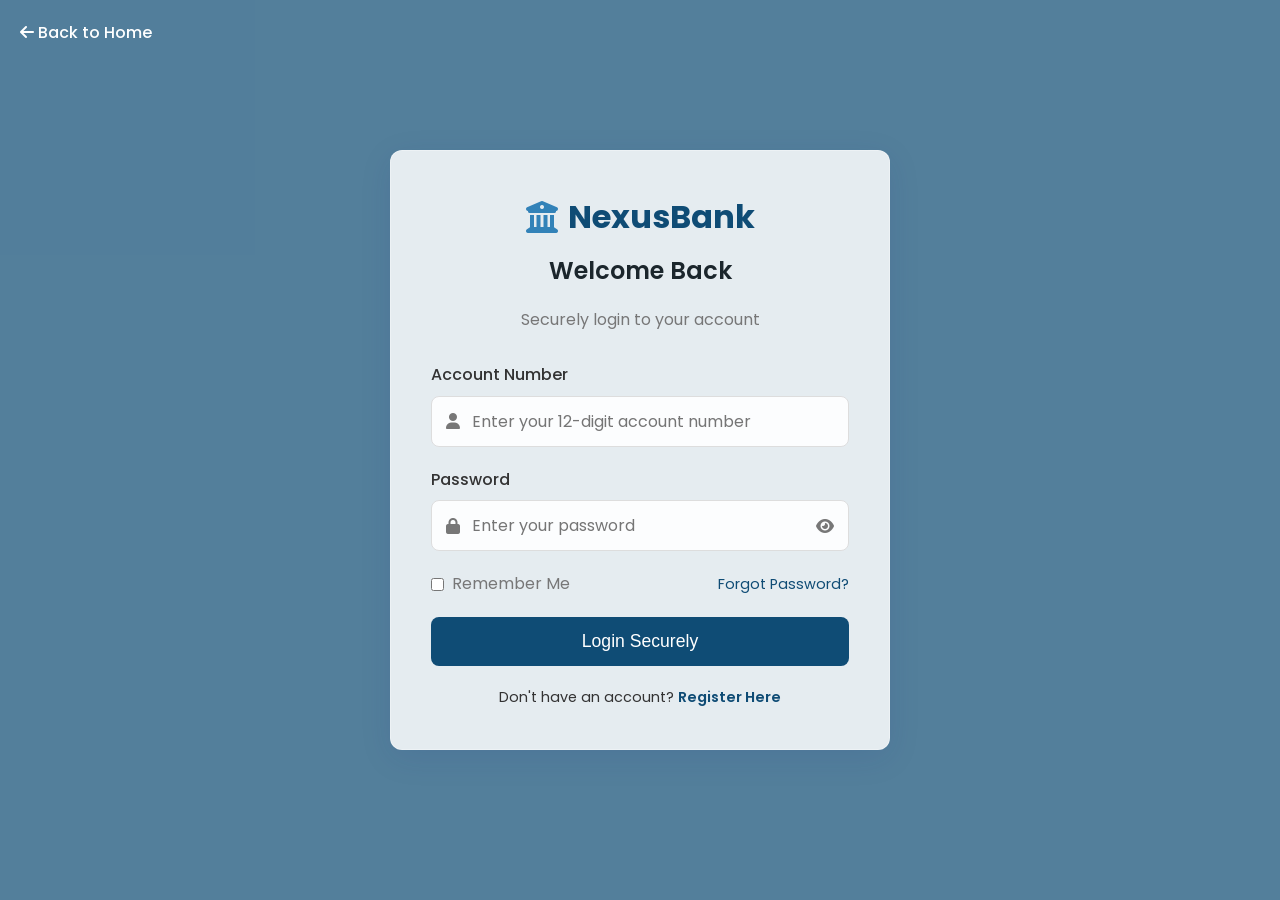
<file: frontend/login.html>
<!DOCTYPE html>
<html lang="en">
<head>
    <meta charset="UTF-8">
    <meta name="viewport" content="width=device-width, initial-scale=1.0">
    <title>Login - NexusBank</title>
    <!-- Font Awesome -->
    <link rel="stylesheet" href="https://cdnjs.cloudflare.com/ajax/libs/font-awesome/6.4.0/css/all.min.css">
    <!-- Custom CSS -->
    <link rel="stylesheet" href="css/style.css">
    <link rel="stylesheet" href="css/forms.css">
</head>
<body>

    <!-- Back to home -->
    <a href="index.html" style="position: absolute; top: 20px; left: 20px; color: #fff; z-index: 10; font-weight: 500;">
        <i class="fas fa-arrow-left"></i> Back to Home
    </a>

    <div class="auth-container">
        <div class="auth-box">
            <div class="auth-header">
                <a href="index.html" class="logo">
                    <i class="fas fa-building-columns"></i>
                    NexusBank
                </a>
                <h2>Welcome Back</h2>
                <p>Securely login to your account</p>
            </div>

            <form id="loginForm" novalidate>
                <div class="form-group">
                    <label for="account_number">Account Number</label>
                    <div class="input-icon">
                        <i class="fas fa-user left-icon"></i>
                        <input type="text" id="account_number" class="form-control" placeholder="Enter your 12-digit account number" required>
                    </div>
                </div>

                <div class="form-group">
                    <label for="password">Password</label>
                    <div class="input-icon">
                        <i class="fas fa-lock left-icon"></i>
                        <input type="password" id="password" class="form-control" placeholder="Enter your password" required>
                        <i class="fas fa-eye right-icon toggle-password"></i>
                    </div>
                </div>

                <div class="form-actions">
                    <div class="checkbox-group">
                        <input type="checkbox" id="remember" name="remember">
                        <label for="remember" style="margin: 0; font-weight: normal; color: var(--text-light);">Remember Me</label>
                    </div>
                    <a href="#" style="font-size: 0.9rem;">Forgot Password?</a>
                </div>

                <button type="submit" class="btn btn-primary">Login Securely</button>
            </form>

            <div class="auth-links">
                <p>Don't have an account? <a href="register.html">Register Here</a></p>
            </div>
        </div>
    </div>

    <!-- Scripts -->
    <script src="js/main.js"></script>
    <script src="js/validation.js"></script>
</body>
</html>
</file>
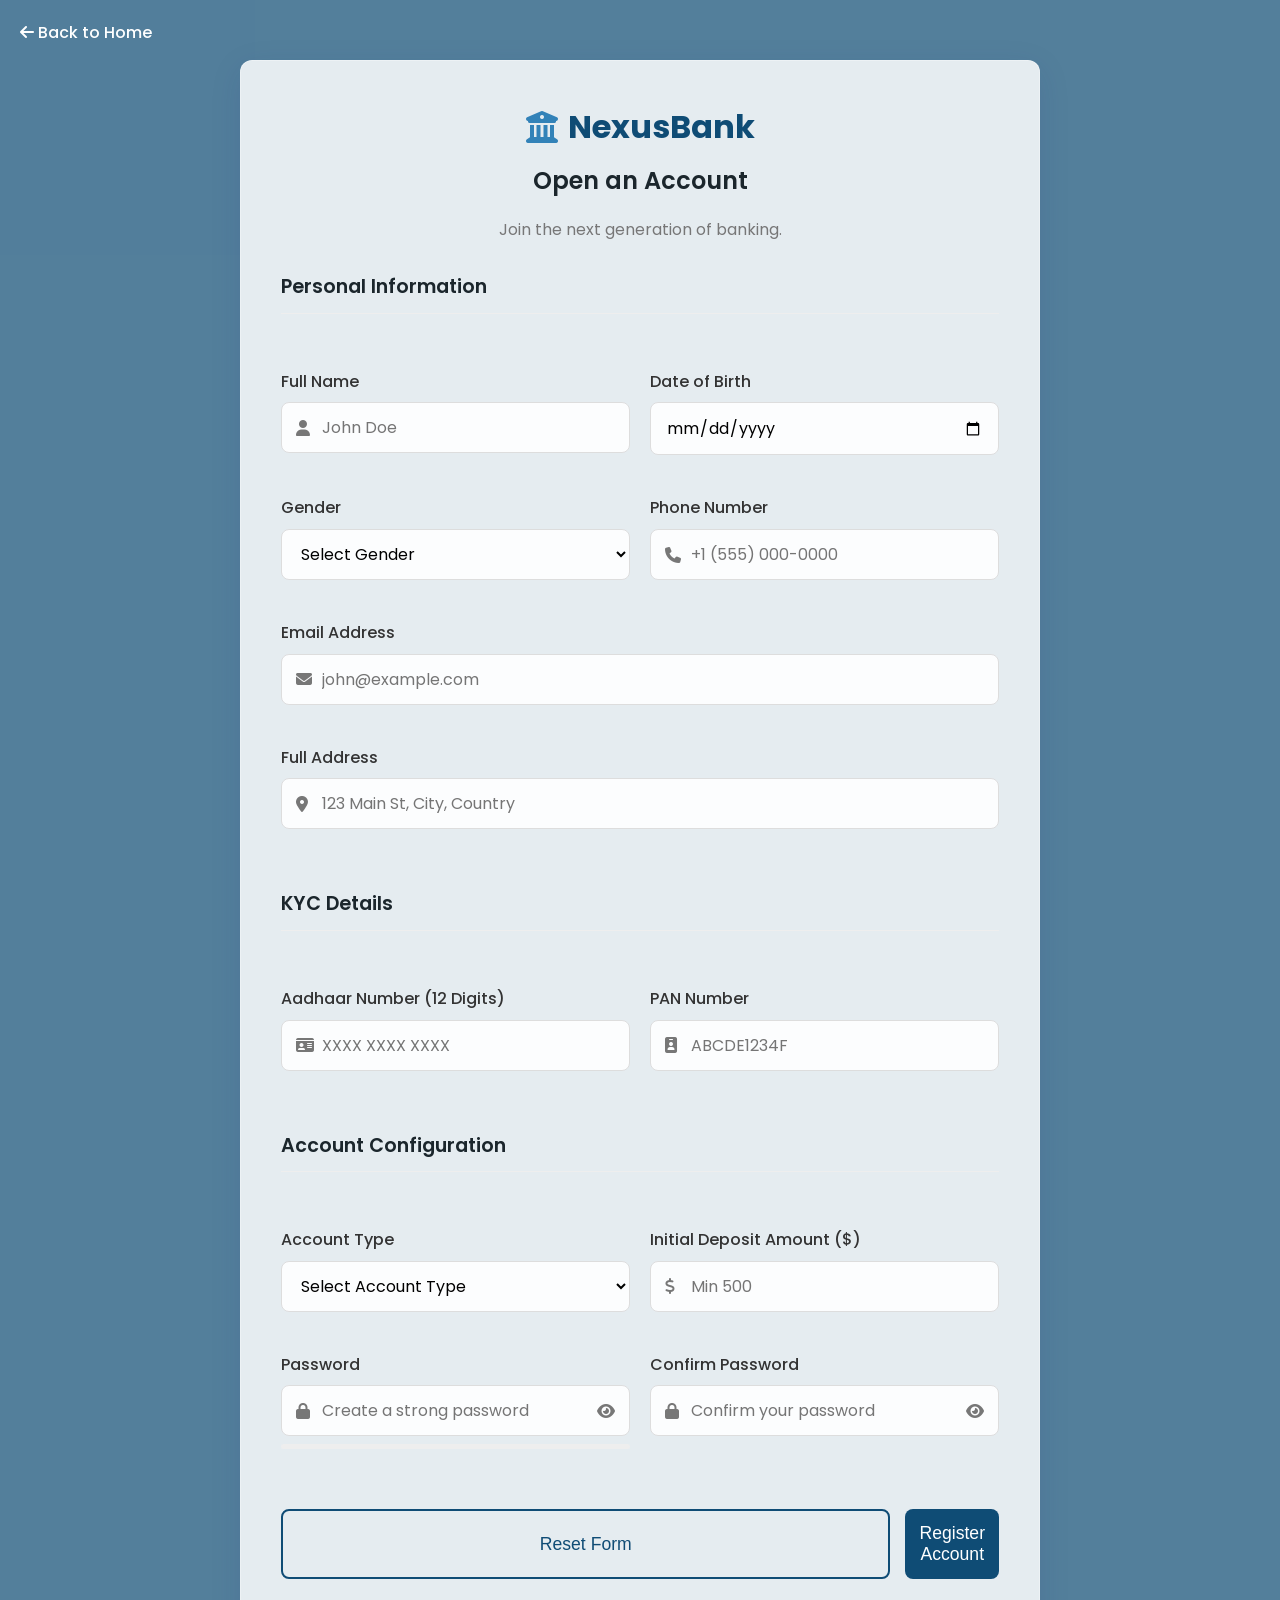
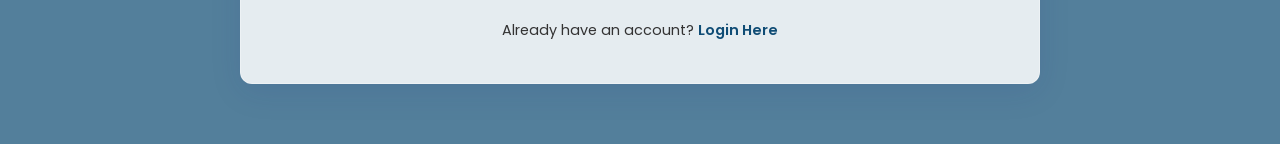
<file: frontend/register.html>
<!DOCTYPE html>
<html lang="en">
<head>
    <meta charset="UTF-8">
    <meta name="viewport" content="width=device-width, initial-scale=1.0">
    <title>Register - NexusBank</title>
    <!-- Font Awesome -->
    <link rel="stylesheet" href="https://cdnjs.cloudflare.com/ajax/libs/font-awesome/6.4.0/css/all.min.css">
    <!-- Custom CSS -->
    <link rel="stylesheet" href="css/style.css">
    <link rel="stylesheet" href="css/forms.css">
</head>
<body>

    <!-- Back to home -->
    <a href="index.html" style="position: absolute; top: 20px; left: 20px; color: #fff; z-index: 10; font-weight: 500;">
        <i class="fas fa-arrow-left"></i> Back to Home
    </a>

    <div class="auth-container" style="padding-top: 60px; padding-bottom: 60px;">
        <div class="auth-box register-box">
            <div class="auth-header">
                <a href="index.html" class="logo">
                    <i class="fas fa-building-columns"></i>
                    NexusBank
                </a>
                <h2>Open an Account</h2>
                <p>Join the next generation of banking.</p>
            </div>

            <form id="registerForm" novalidate>
                <div class="form-grid">
                    
                    <!-- Personal Info -->
                    <div class="form-group full-width">
                        <h3 style="border-bottom: 1px solid #eee; padding-bottom: 10px; margin-bottom: 15px; font-size: 1.2rem;">Personal Information</h3>
                    </div>

                    <div class="form-group">
                        <label for="fullname">Full Name</label>
                        <div class="input-icon">
                            <i class="fas fa-user left-icon"></i>
                            <input type="text" id="fullname" class="form-control" placeholder="John Doe" required>
                        </div>
                    </div>

                    <div class="form-group">
                        <label for="dob">Date of Birth</label>
                        <div class="input-icon">
                            <input type="date" id="dob" class="form-control" style="padding-left: 15px;" required>
                        </div>
                    </div>

                    <div class="form-group">
                        <label for="gender">Gender</label>
                        <select id="gender" class="form-control" required>
                            <option value="">Select Gender</option>
                            <option value="Male">Male</option>
                            <option value="Female">Female</option>
                            <option value="Other">Other</option>
                        </select>
                    </div>

                    <div class="form-group">
                        <label for="phone">Phone Number</label>
                        <div class="input-icon">
                            <i class="fas fa-phone left-icon"></i>
                            <input type="tel" id="phone" class="form-control" placeholder="+1 (555) 000-0000" required>
                        </div>
                    </div>

                    <div class="form-group full-width">
                        <label for="email">Email Address</label>
                        <div class="input-icon">
                            <i class="fas fa-envelope left-icon"></i>
                            <input type="email" id="email" class="form-control" placeholder="john@example.com" required>
                        </div>
                    </div>

                    <div class="form-group full-width">
                        <label for="address">Full Address</label>
                        <div class="input-icon">
                            <i class="fas fa-map-marker-alt left-icon"></i>
                            <input type="text" id="address" class="form-control" placeholder="123 Main St, City, Country" required>
                        </div>
                    </div>

                    <!-- KYC Details -->
                    <div class="form-group full-width" style="margin-top: 20px;">
                        <h3 style="border-bottom: 1px solid #eee; padding-bottom: 10px; margin-bottom: 15px; font-size: 1.2rem;">KYC Details</h3>
                    </div>

                    <div class="form-group">
                        <label for="aadhaar">Aadhaar Number (12 Digits)</label>
                        <div class="input-icon">
                            <i class="fas fa-id-card left-icon"></i>
                            <input type="text" id="aadhaar" class="form-control" placeholder="XXXX XXXX XXXX" required>
                        </div>
                    </div>

                    <div class="form-group">
                        <label for="pan">PAN Number</label>
                        <div class="input-icon">
                            <i class="fas fa-id-badge left-icon"></i>
                            <input type="text" id="pan" class="form-control" placeholder="ABCDE1234F" required>
                        </div>
                    </div>

                    <!-- Account Details -->
                    <div class="form-group full-width" style="margin-top: 20px;">
                        <h3 style="border-bottom: 1px solid #eee; padding-bottom: 10px; margin-bottom: 15px; font-size: 1.2rem;">Account Configuration</h3>
                    </div>

                    <div class="form-group">
                        <label for="acc_type">Account Type</label>
                        <select id="acc_type" class="form-control" required>
                            <option value="">Select Account Type</option>
                            <option value="Savings">Savings</option>
                            <option value="Current">Current</option>
                        </select>
                    </div>

                    <div class="form-group">
                        <label for="initial_deposit">Initial Deposit Amount ($)</label>
                        <div class="input-icon">
                            <i class="fas fa-dollar-sign left-icon"></i>
                            <input type="number" id="initial_deposit" class="form-control" placeholder="Min 500" min="500" required>
                        </div>
                    </div>

                    <div class="form-group">
                        <label for="reg_password">Password</label>
                        <div class="input-icon">
                            <i class="fas fa-lock left-icon"></i>
                            <input type="password" id="reg_password" class="form-control" placeholder="Create a strong password" required>
                            <i class="fas fa-eye right-icon toggle-password"></i>
                        </div>
                        <div class="password-strength">
                            <div class="strength-bar" id="strengthBar"></div>
                        </div>
                    </div>

                    <div class="form-group">
                        <label for="reg_confirm_password">Confirm Password</label>
                        <div class="input-icon">
                            <i class="fas fa-lock left-icon"></i>
                            <input type="password" id="reg_confirm_password" class="form-control" placeholder="Confirm your password" required>
                            <i class="fas fa-eye right-icon toggle-password"></i>
                        </div>
                    </div>
                    
                    <div class="form-group full-width btn-group" style="margin-top: 20px;">
                        <button type="reset" class="btn btn-outline">Reset Form</button>
                        <button type="submit" class="btn btn-primary" style="flex: 2;">Register Account</button>
                    </div>
                </div>

            </form>

            <div class="auth-links">
                <p>Already have an account? <a href="login.html">Login Here</a></p>
            </div>
        </div>
    </div>

    <!-- Scripts -->
    <script src="js/main.js"></script>
    <script src="js/validation.js"></script>
</body>
</html>
</file>
<file: frontend/css/style.css>
/* ===== VARIABLES & THEME ===== */
@import url('https://fonts.googleapis.com/css2?family=Poppins:wght@300;400;500;600;700&display=swap');

:root {
  --primary-color: #0F4C75;
  --secondary-color: #3282B8;
  --accent-color: #BBE1FA;
  --dark-color: #1B262C;
  --light-color: #F4F7F6;
  --white: #FFFFFF;
  --text-dark: #333333;
  --text-light: #777777;
  --success: #28a745;
  --danger: #dc3545;
  --warning: #ffc107;
  
  --glass-bg: rgba(255, 255, 255, 0.85);
  --glass-border: rgba(255, 255, 255, 0.3);
  --glass-shadow: 0 8px 32px 0 rgba(31, 38, 135, 0.1);
  
  --transition: all 0.3s ease;
  --border-radius: 12px;
}

/* ===== RESET & GLOBAL ===== */
* {
  margin: 0;
  padding: 0;
  box-sizing: border-box;
}

body {
  font-family: 'Poppins', sans-serif;
  background-color: var(--light-color);
  color: var(--text-dark);
  line-height: 1.6;
  overflow-x: hidden;
}

a {
  text-decoration: none;
  color: var(--primary-color);
  transition: var(--transition);
}

a:hover {
  color: var(--secondary-color);
}

ul {
  list-style: none;
}

img {
  max-width: 100%;
}

.container {
  width: 90%;
  max-width: 1200px;
  margin: 0 auto;
}

/* ===== TYPOGRAPHY ===== */
h1, h2, h3, h4, h5, h6 {
  color: var(--dark-color);
  margin-bottom: 1rem;
  font-weight: 600;
}

.section-title {
  text-align: center;
  font-size: 2.5rem;
  margin-bottom: 3rem;
  color: var(--primary-color);
}

/* ===== BUTTONS ===== */
.btn {
  display: inline-block;
  padding: 12px 24px;
  border-radius: 8px;
  font-weight: 500;
  cursor: pointer;
  border: none;
  transition: var(--transition);
  text-align: center;
}

.btn-primary {
  background-color: var(--primary-color);
  color: var(--white);
}

.btn-primary:hover {
  background-color: var(--secondary-color);
  color: var(--white);
  transform: translateY(-2px);
  box-shadow: 0 4px 10px rgba(15, 76, 117, 0.3);
}

.btn-outline {
  background-color: transparent;
  border: 2px solid var(--primary-color);
  color: var(--primary-color);
}

.btn-outline:hover {
  background-color: var(--primary-color);
  color: var(--white);
}

/* ===== NAVBAR ===== */
.navbar {
  background-color: var(--white);
  box-shadow: 0 2px 10px rgba(0,0,0,0.05);
  position: sticky;
  top: 0;
  z-index: 1000;
  padding: 15px 0;
}

.navbar .container {
  display: flex;
  justify-content: space-between;
  align-items: center;
}

.logo {
  font-size: 1.5rem;
  font-weight: 700;
  color: var(--primary-color);
  display: flex;
  align-items: center;
  gap: 10px;
}

.logo i {
  color: var(--secondary-color);
}

.nav-links {
  display: flex;
  gap: 20px;
  align-items: center;
}

.nav-links li a {
  color: var(--text-dark);
  font-weight: 500;
  padding: 8px 12px;
  border-radius: 4px;
}

.nav-links li a:hover,
.nav-links li a.active {
  color: var(--primary-color);
  background-color: rgba(15, 76, 117, 0.05);
}

.nav-buttons {
  display: flex;
  gap: 15px;
}

.mobile-menu-btn {
  display: none;
  font-size: 1.5rem;
  cursor: pointer;
  color: var(--primary-color);
}

/* ===== HERO SECTION ===== */
.hero {
  background: linear-gradient(135deg, var(--dark-color) 0%, var(--primary-color) 100%);
  color: var(--white);
  padding: 100px 0;
  position: relative;
  overflow: hidden;
}

.hero .container {
  display: flex;
  align-items: center;
  justify-content: space-between;
  gap: 40px;
}

.hero-content {
  flex: 1;
}

.hero-content h1 {
  color: var(--white);
  font-size: 3.5rem;
  line-height: 1.2;
  margin-bottom: 20px;
}

.hero-content p {
  font-size: 1.1rem;
  margin-bottom: 30px;
  color: var(--accent-color);
}

.hero-image {
  flex: 1;
  display: flex;
  justify-content: center;
}

.hero-image img {
  max-width: 100%;
  animation: float 6s ease-in-out infinite;
}

@keyframes float {
  0% { transform: translateY(0px); }
  50% { transform: translateY(-20px); }
  100% { transform: translateY(0px); }
}

/* ===== TOAST NOTIFICATIONS ===== */
.toast-container {
  position: fixed;
  bottom: 20px;
  right: 20px;
  z-index: 9999;
  display: flex;
  flex-direction: column;
  gap: 10px;
}

.toast {
  background: var(--white);
  border-left: 5px solid var(--primary-color);
  padding: 15px 25px;
  border-radius: 4px;
  box-shadow: 0 5px 15px rgba(0,0,0,0.1);
  display: flex;
  align-items: center;
  gap: 15px;
  transform: translateX(120%);
  transition: transform 0.3s cubic-bezier(0.68, -0.55, 0.265, 1.55);
}

.toast.show {
  transform: translateX(0);
}

.toast.success { border-left-color: var(--success); }
.toast.success i { color: var(--success); }
.toast.error { border-left-color: var(--danger); }
.toast.error i { color: var(--danger); }

/* ===== FOOTER ===== */
.footer {
  background-color: var(--dark-color);
  color: var(--white);
  padding: 60px 0 20px;
  margin-top: 60px;
}

.footer-content {
  display: grid;
  grid-template-columns: repeat(auto-fit, minmax(250px, 1fr));
  gap: 40px;
  margin-bottom: 40px;
}

.footer-col h3 {
  color: var(--white);
  margin-bottom: 20px;
}

.footer-col ul li {
  margin-bottom: 10px;
}

.footer-col ul li a {
  color: var(--accent-color);
}

.footer-col ul li a:hover {
  color: var(--white);
  padding-left: 5px;
}

.footer-bottom {
  text-align: center;
  padding-top: 20px;
  border-top: 1px solid rgba(255,255,255,0.1);
  color: var(--accent-color);
}

/* ===== RESPONSIVE ===== */
@media (max-width: 768px) {
  .nav-links, .nav-buttons {
    display: none;
  }
  .mobile-menu-btn {
    display: block;
  }
  .hero .container {
    flex-direction: column;
    text-align: center;
  }
  .hero-content h1 {
    font-size: 2.5rem;
  }
}
</file>
<file: frontend/css/forms.css>
/* ===== FORMS & AUTHENTICATION ===== */
.auth-container {
  min-height: 100vh;
  display: flex;
  align-items: center;
  justify-content: center;
  background: url('https://images.unsplash.com/photo-1616803140344-6682afb13cda?ixlib=rb-4.0.3&auto=format&fit=crop&w=1920&q=80') center/cover no-repeat;
  position: relative;
  padding: 40px 20px;
}

.auth-container::before {
  content: '';
  position: absolute;
  top: 0; left: 0; right: 0; bottom: 0;
  background: rgba(15, 76, 117, 0.7);
}

.auth-box {
  background: var(--glass-bg);
  backdrop-filter: blur(10px);
  -webkit-backdrop-filter: blur(10px);
  border: 1px solid var(--glass-border);
  box-shadow: var(--glass-shadow);
  border-radius: var(--border-radius);
  width: 100%;
  max-width: 500px;
  padding: 40px;
  position: relative;
  z-index: 1;
}

.auth-box.register-box {
  max-width: 800px;
}

.auth-header {
  text-align: center;
  margin-bottom: 30px;
}

.auth-header .logo {
  justify-content: center;
  margin-bottom: 10px;
  font-size: 2rem;
}

.auth-header h2 {
  color: var(--dark-color);
  font-weight: 600;
}

.auth-header p {
  color: var(--text-light);
}

/* Form Layout */
.form-grid {
  display: grid;
  grid-template-columns: 1fr 1fr;
  gap: 20px;
}

.form-group {
  margin-bottom: 20px;
  position: relative;
}

.form-group.full-width {
  grid-column: 1 / -1;
}

.form-group label {
  display: block;
  margin-bottom: 8px;
  font-weight: 500;
  color: var(--text-dark);
}

.form-control {
  width: 100%;
  padding: 12px 15px;
  border: 1px solid #ddd;
  border-radius: 8px;
  font-family: 'Poppins', sans-serif;
  font-size: 1rem;
  transition: var(--transition);
  background-color: rgba(255, 255, 255, 0.9);
}

.form-control:focus {
  outline: none;
  border-color: var(--secondary-color);
  box-shadow: 0 0 0 3px rgba(50, 130, 184, 0.2);
}

.input-icon {
  position: relative;
}

.input-icon i {
  position: absolute;
  top: 50%;
  transform: translateY(-50%);
  color: var(--text-light);
}

.input-icon i.left-icon {
  left: 15px;
}

.input-icon .form-control {
  padding-left: 40px;
}

.input-icon i.right-icon {
  right: 15px;
  cursor: pointer;
}

.input-icon i.right-icon:hover {
  color: var(--primary-color);
}

/* Validation States */
.form-control.is-invalid {
  border-color: var(--danger);
  background-color: rgba(220, 53, 69, 0.05);
}

.invalid-feedback {
  display: none;
  color: var(--danger);
  font-size: 0.85rem;
  margin-top: 5px;
}

.form-control.is-invalid ~ .invalid-feedback {
  display: block;
}

/* Password Strength */
.password-strength {
  height: 5px;
  width: 100%;
  background: #eee;
  margin-top: 8px;
  border-radius: 3px;
  overflow: hidden;
}

.strength-bar {
  height: 100%;
  width: 0;
  transition: all 0.3s;
}

.strength-weak { width: 33%; background: var(--danger); }
.strength-medium { width: 66%; background: var(--warning); }
.strength-strong { width: 100%; background: var(--success); }

/* Form Actions */
.form-actions {
  display: flex;
  justify-content: space-between;
  align-items: center;
  margin-bottom: 20px;
}

.checkbox-group {
  display: flex;
  align-items: center;
  gap: 8px;
}

.auth-links {
  text-align: center;
  margin-top: 20px;
  font-size: 0.9rem;
}

.auth-links a {
  font-weight: 600;
}

/* Button override for forms */
.auth-box .btn {
  width: 100%;
  padding: 14px;
  font-size: 1.1rem;
}

.btn-group {
  display: flex;
  gap: 15px;
}

@media (max-width: 768px) {
  .form-grid {
    grid-template-columns: 1fr;
  }
}
</file>
